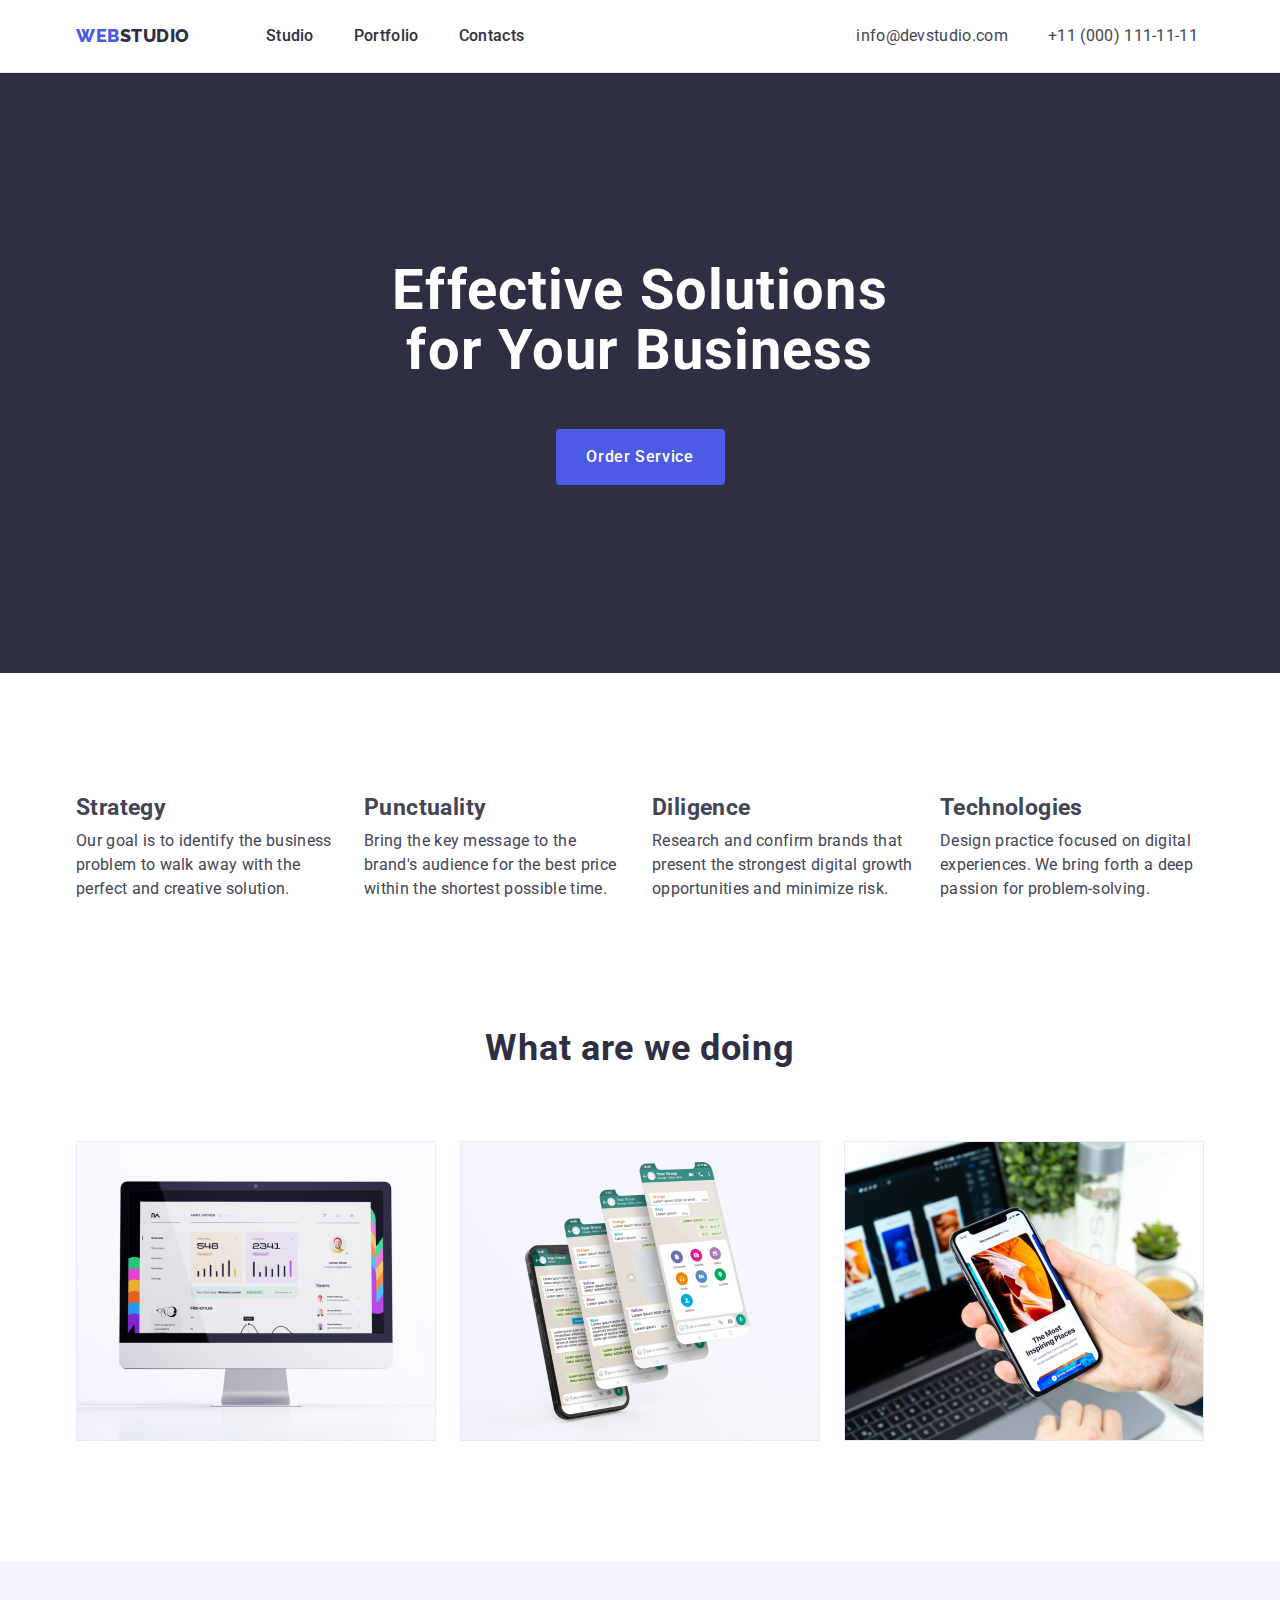
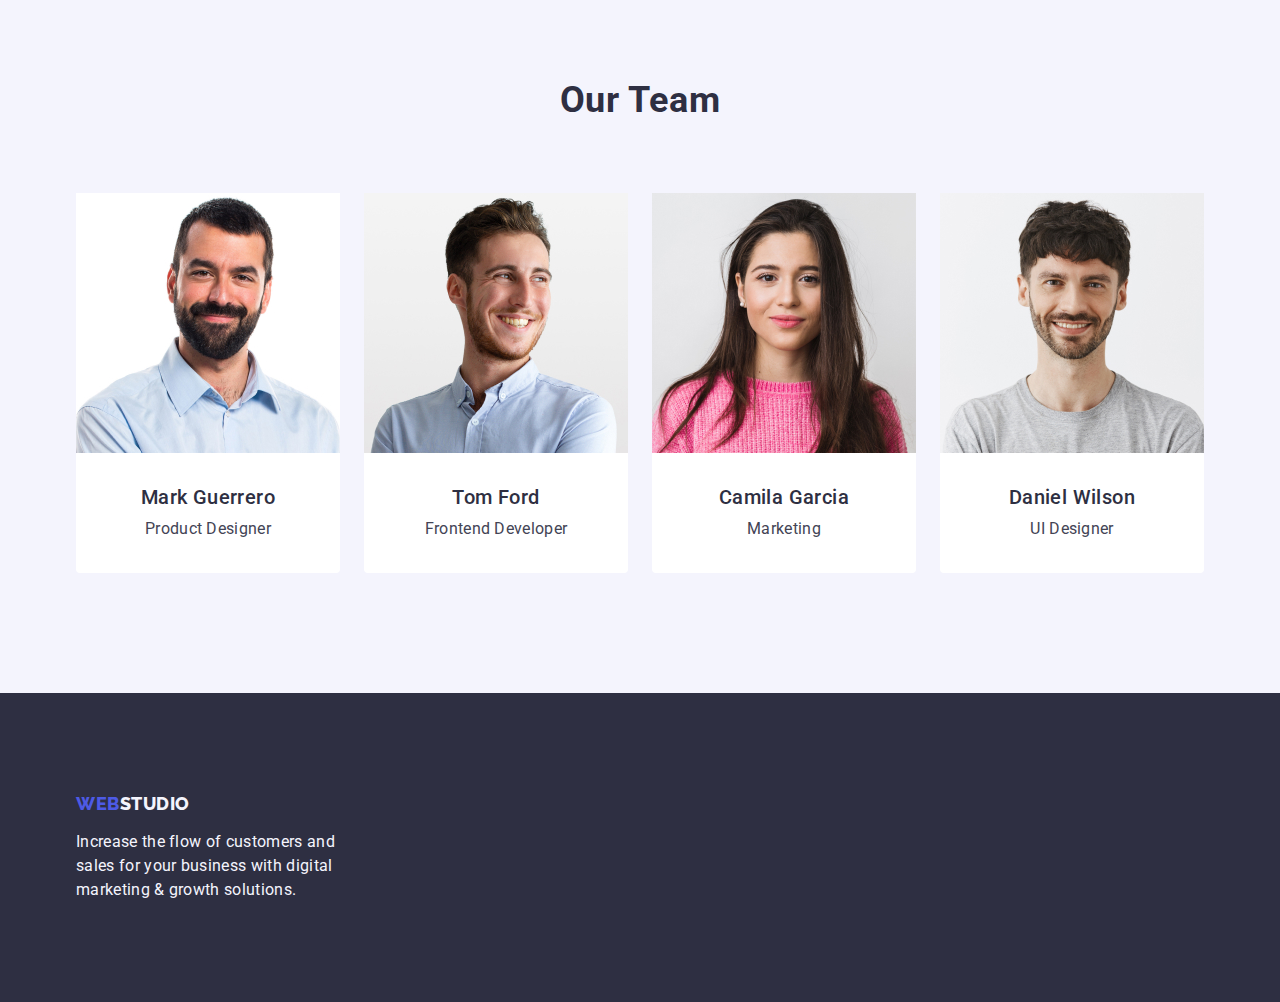
<file: index.html>
<!DOCTYPE html>
<html lang="en">

<head>
    <meta charset="UTF-8">
    <meta http-equiv="X-UA-Compatible" content="IE=edge">
    <meta name="viewport" content="width=device-width, initial-scale=1.0">
    <title>WEBSTUDIO</title>
    <link href="https://fonts.googleapis.com" rel="preconnect" />
    <link href="https://fonts.gstatic.com" rel="preconnect" crossorigin />
    <link href="https://fonts.googleapis.com/css2?family=Raleway:wght@800&family=Roboto:wght@400;500;700&display=swap"
        rel="stylesheet" />
    <link rel="stylesheet"
        href="https://cdnjs.cloudflare.com/ajax/libs/modern-normalize/1.0.0/modern-normalize.min.css" />
    <link rel="stylesheet" href="./css/styles.css" />
</head>

<body>
    <!--HEADER-->
    <header class="header">
        <div class="container header-container">
            <nav class="header-navigation">
                <a class="header-logo" href="./index.html">Web<span class="style-logos link">Studio</span></a>
                <ul class="header-menu list">
                    <li class="header-menu-item"><a class="header-menu-link link" href="./index.html">Studio</a></li>
                    <li class="header-menu-item"><a class="header-menu-link link" href="./portfolio.html">Portfolio</a>
                    </li>
                    <li class="header-menu-item"><a class="header-menu-link link" href="">Contacts</a></li>
                </ul>
            </nav>

            <address class="header-address">
                <ul class="header-address-list list">
                    <li class="header-address-iten"><a class="header-address-link link"
                            href="mailto:info@devstudio.com">info@devstudio.com</a></li>
                    <li class="header-address-iten"><a class="header-address-link link" href="tel:+110001111111">+11
                            (000)
                            111-11-11</a></li>
                </ul>
            </address>
        </div>
    </header>



    <main class="main">

        <!--solvable-->
        <section class="solvable">
            <div class="container">
                <h1 class="solvable-title">Effective Solutions for Your Business</h1>
                <button type="button" class="hero-buttion solnable">Order Service</button>
            </div>
        </section>

        <section class="possibilities">
            <div class="container">
                <h2 class="visually-hidden" hidden>Possibilities</h2>
                <ul class="main-list-list">
                    <!--Feature 1-->
                    <li class="main list">
                        <h3 class="main-list">Strategy</h3>
                        <p class="main-list list about">Our goal is to identify the business
                            problem to walk away with the perfect and creative solution.
                        </p>
                    </li>
                    <!--Feature 2-->
                    <li class="main list">
                        <h3 class="main-list">Punctuality</h3>
                        <p class="main-list list about">Bring the key message to the brand's audience for the best price
                            within the shortest possible time.
                        </p>
                    </li>
                    <!--Feature 3-->
                    <li class="main list">
                        <h3 class="main-list">Diligence</h3>
                        <p class="main-list list about">Research and confirm brands that present the strongest digital
                            growth opportunities and minimize risk.
                        </p>
                    </li>
                    <!--Feature 4-->
                    <li class="main list">
                        <h3 class="main-list">Technologies</h3>
                        <p class="main-list list about">Design practice focused on digital experiences. We bring forth a
                            deep passion for problem-solving.
                        </p>
                    </li>
                </ul>
            </div>
        </section>

        <section class="goal-style">
            <div class="container">
                <h2 class="goal-list">What are we doing</h2>
                <ul class="list-goal">
                    <li class="goal-item list">
                        <img src="./images/jpg1.jpg" alt="comp" width="360" height="300" />
                    </li>
                    <li class="goal-item list">
                        <img src="./images/jpg2.jpg" alt="tel" width="360" height="300" />
                    </li>
                    <li class="goal-item list">
                        <img src="./images/jpg3.jpg" alt="nout" width="360" height="300" />
                    </li>
                </ul>
            </div>
        </section>

        <section class="sectio team">
            <div class="container">
                <h2 class="first-title team">Our Team</h2>
                <ul class="compound list">
                    <!--Mark Guerrero-->
                    <li class="compoid team">
                        <img class="photo" src="./images/gallery1.jpg" alt="Guerrero" width="264" height="260" />
                        <div class="team-name">
                            <h3 class="team-item">Mark Guerrero</h3>
                            <p class="team-post">Product Designer</p>
                        </div>
                    </li>
                    <!--Tom Ford-->
                    <li class="compoid team">
                        <img class="photo" src="./images/gallery2.jpg" alt="Ford" width="264" height="260" />
                        <div class="team-name">
                            <h3 class="team-item">Tom Ford</h3>
                            <p class="team-post">Frontend Developer</p>
                        </div>
                    </li>
                    <!--Camila Garcia-->
                    <li class="compoid team">
                        <img class="photo" src="./images/gallery3.jpg" alt="Garcia" width="264" height="260" />
                        <div class="team-name">
                            <h3 class="team-item">Camila Garcia</h3>
                            <p class="team-post">Marketing</p>
                        </div>
                    </li>
                    <!--Daniel Wilson-->
                    <li class="compoid team">
                        <img class="photo" src="./images/gallery4.jpg" alt="Wilson" width="264" height="260" />
                        <div class="team-name">
                            <h3 class="team-item">Daniel Wilson</h3>
                            <p class="team-post">UI Designer</p>
                        </div>
                    </li>
                </ul>
            </div>
        </section>
    </main>
    <!--footer-->
    <footer class="footer">
        <div class="container">
            <a class="footer-logo link" href="./index.html">web<span class="footer-logo-studio">Studio</span></a>
            <p class="footer-text">
                Increase the flow of customers and sales for your business with
                digital marketing & growth solutions.
            </p>
        </div>
    </footer>
</body>

</html>
</file>
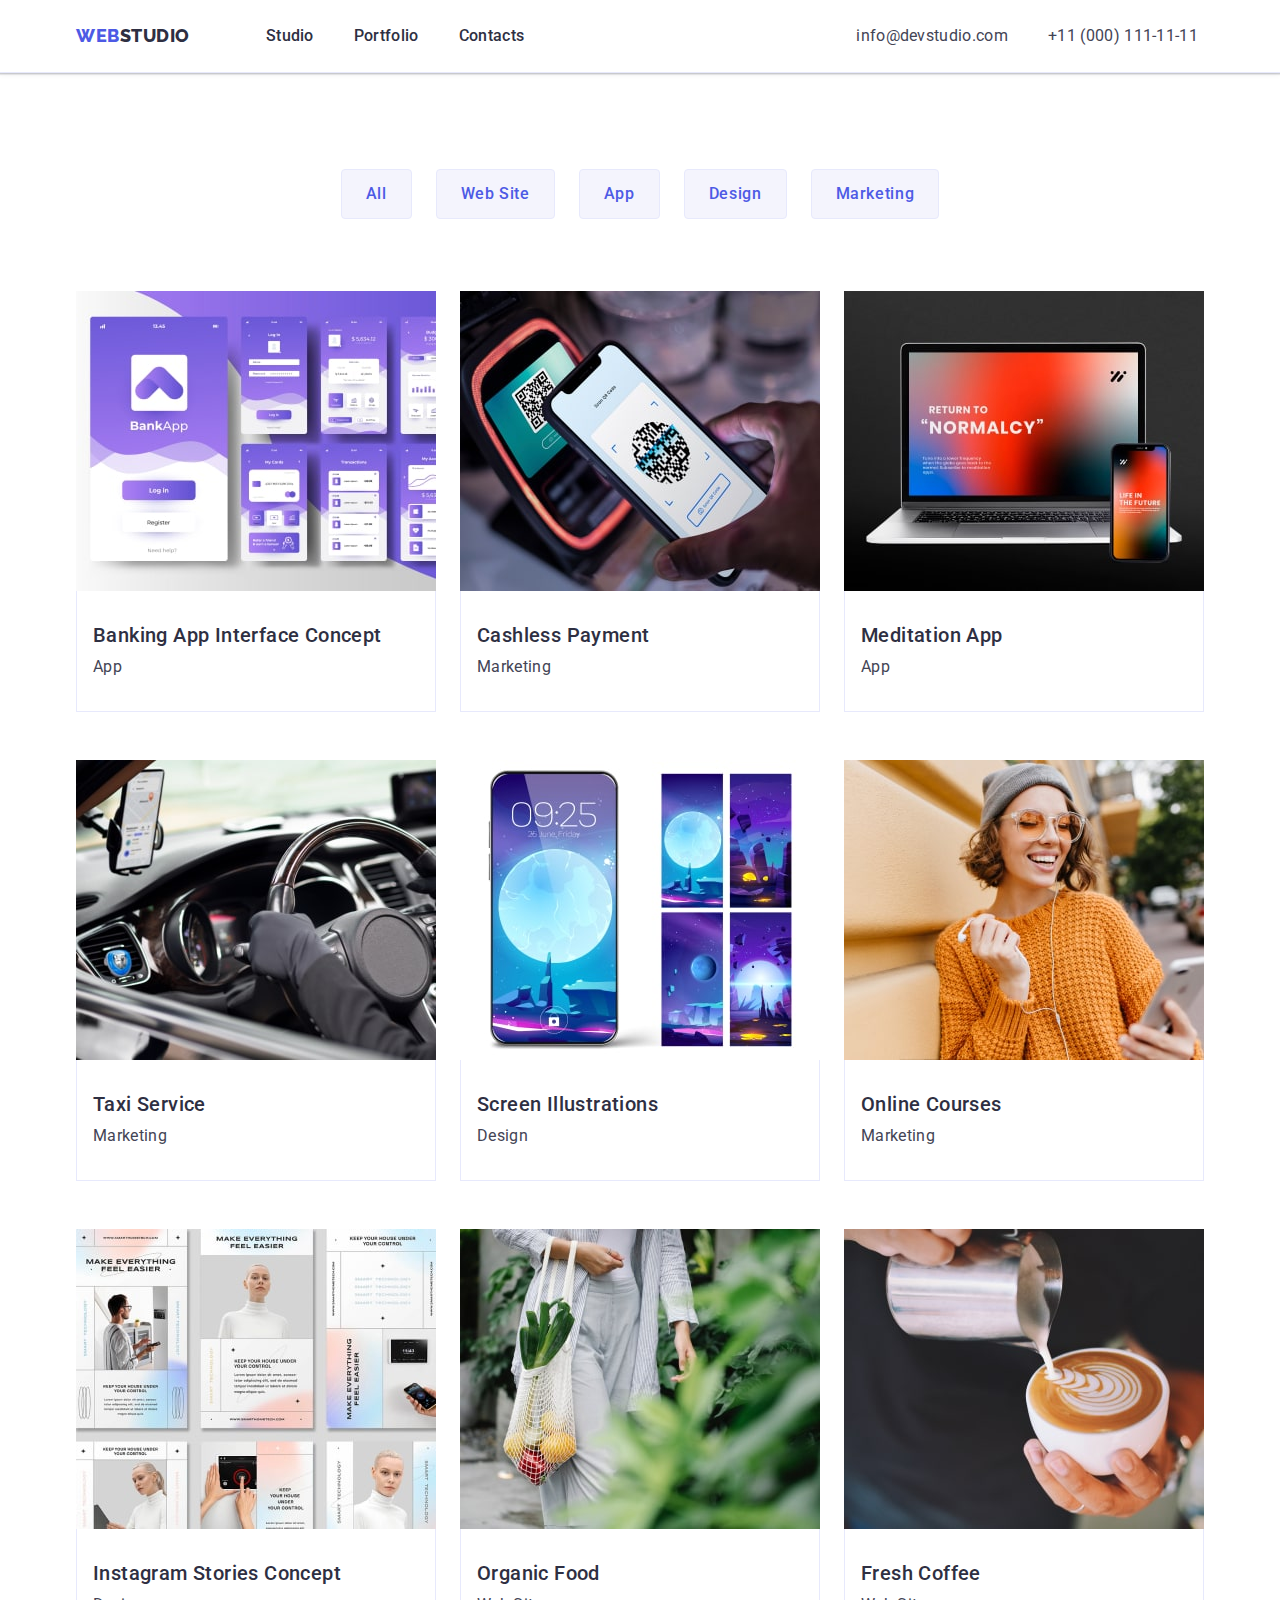
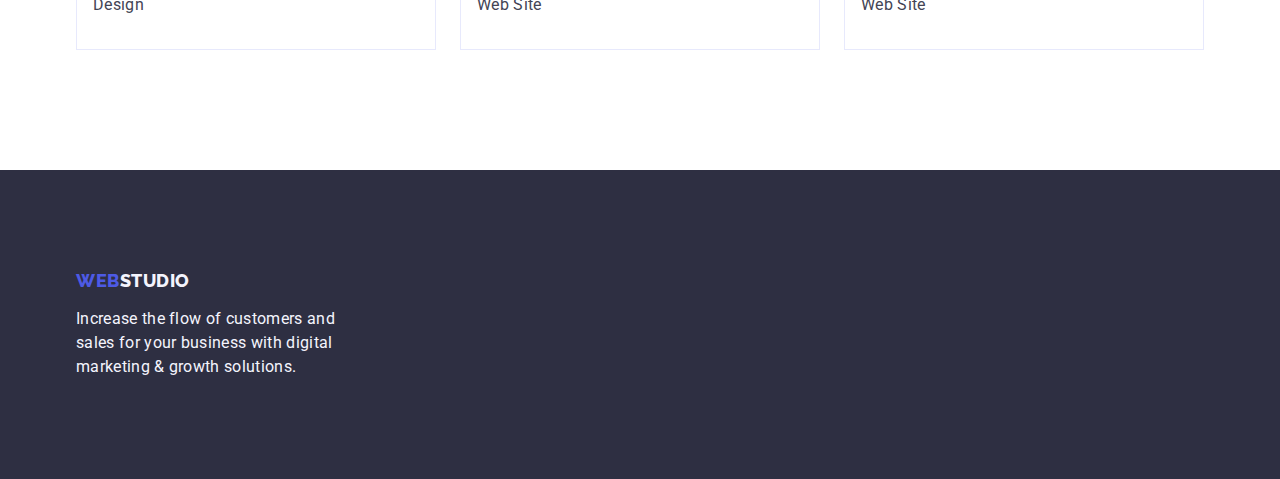
<file: portfolio.html>
<!DOCTYPE html>
<html lang="en">

<head>
    <meta charset="UTF-8">
    <meta http-equiv="X-UA-Compatible" content="IE=edge">
    <meta name="viewport" content="width=device-width, initial-scale=1.0">
    <title>Your Business</title>
    <link href="https://fonts.googleapis.com" rel="preconnect" />
    <link href="https://fonts.gstatic.com" rel="preconnect" crossorigin />
    <link href="https://fonts.googleapis.com/css2?family=Raleway:wght@800&family=Roboto:wght@400;500;700&display=swap"
        rel="stylesheet" />
    <link rel="stylesheet"
        href="https://cdnjs.cloudflare.com/ajax/libs/modern-normalize/1.0.0/modern-normalize.min.css" />
    <link rel="stylesheet" href="./css/styles.css" />
</head>

<body>
    <!--HEADER-->
    <header class="header">
        <div class="container header-container">
            <nav class="header-navigation">
                <a class="header-logo" href="./index.html">Web<span class="style-logos link">Studio</span></a>
                <ul class="header-menu list">
                    <li class="header-menu-item"><a class="header-menu-link link" href="./index.html">Studio</a></li>
                    <li class="header-menu-item"><a class="header-menu-link link" href="./portfolio.html">Portfolio</a>
                    </li>
                    <li class="header-menu-item"><a class="header-menu-link link" href="">Contacts</a></li>
                </ul>
            </nav>

            <address class="header-address">
                <ul class="header-address-list list">
                    <li class="header-address-iten"><a class="header-address-link link"
                            href="mailto:info@devstudio.com">info@devstudio.com</a></li>
                    <li class="header-address-iten"><a class="header-address-link link" href="tel:+110001111111">+11
                            (000)
                            111-11-11</a></li>
                </ul>
            </address>
        </div>
    </header>

    <main class="main">

        <!--solvable-->

        <section class="portfolio">

            <div class="container">

                <h1 class="visually-hidden" hidden>Portfolio</h1>

                <ul class="buttion-list list">
                    <li><button type="button" class="header-buttion secondary">All</button></li>
                    <li><button type="button" class="header-buttion secondary">Web Site</button></li>
                    <li><button type="button" class="header-buttion secondary">App</button></li>
                    <li><button type="button" class="header-buttion secondary">Design</button></li>
                    <li><button type="button" class="header-buttion secondary">Marketing</button></li>
                </ul>

                <ul class="row list ">

                    <!--Banking-->
                    <li class="row-list link">
                        <a class="link" href="">
                            <img src="./images/page21-min.jpg" alt="Banking" width="360" height="300" />
                            <div class="row-info">
                                <h2 class="horo-row">Banking App Interface Concept</h2>
                                <p class="botton-row">App</p>
                            </div>
                        </a>
                    </li>

                    <!--Cashless Payment-->
                    <li class="row-list link">
                        <a class="link" href="">
                            <img src="./images/page22-min.jpg" alt="Payment" width="360" height="300" />
                            <div class="row-info">
                                <h2 class="horo-row">Cashless Payment</h2>
                                <p class="botton-row">Marketing</p>
                            </div>
                        </a>
                    </li>

                    <!--Meditation App-->
                    <li class="row-list link">
                        <a class="link" href="">
                            <img src="./images/page23-min.jpg" alt="Meditation" width="360" height="300" />
                            <div class="row-info">
                                <h2 class="horo-row">Meditation App</h2>
                                <p class="botton-row">App</p>
                            </div>
                        </a>
                    </li>

                    <!--Taxi Service-->
                    <li class="row-list link">
                        <a class="link" href="">
                            <img src="./images/page24-min.jpg" alt="Taxi" width="360" height="300" />
                            <div class="row-info">
                                <h2 class="horo-row">Taxi Service</h2>
                                <p class="botton-row">Marketing</p>
                            </div>
                        </a>
                    </li>

                    <!--Screen Illustrations-->
                    <li class="row-list link">
                        <a class="link" href="">
                            <img src="./images/page25-min.jpg" alt="Screen" width="360" height="300" />
                            <div class="row-info">
                                <h2 class="horo-row">Screen Illustrations</h2>
                                <p class="botton-row">Design</p>
                            </div>
                        </a>
                    </li>

                    <!--Online Courses-->
                    <li class="row-list link">
                        <a class="link" href="">
                            <img src="./images/page26-min.jpg" alt="Courses" width="360" height="300" />
                            <div class="row-info">
                                <h2 class="horo-row">Online Courses</h2>
                                <p class="botton-row">Marketing</p>
                            </div>
                        </a>
                    </li>

                    <!--Instagram Stories Concept-->
                    <li class="row-list link">
                        <a class="link" href="">
                            <img src="./images/page27-min.jpg" alt="Stories" width="360" height="300" />
                            <div class="row-info">
                                <h2 class="horo-row">Instagram Stories Concept</h2>
                                <p class="botton-row">Design</p>
                            </div>
                        </a>
                    </li>

                    <!--Organic Food-->
                    <li class="row-list link">
                        <a class="link" href="">
                            <img src="./images/page28-min.jpg" alt="Food" width="360" height="300" />
                            <div class="row-info">
                                <h2 class="horo-row">Organic Food</h2>
                                <p class="botton-row">Web Site</p>
                            </div>
                        </a>
                    </li>

                    <!--Fresh Coffee-->
                    <li class="row-list link">
                        <a class="link" href="">
                            <img src="./images/page29-min.jpg" alt="Coffee" width="360" height="300" />
                            <div class="row-info">
                                <h2 class="horo-row">Fresh Coffee</h2>
                                <p class="botton-row">Web Site</p>
                            </div>
                        </a>
                    </li>
                </ul>
            </div>
        </section>
    </main>

    <!--footer-->
    <footer class="footer">
        <div class="container">
            <a class="footer-logo link" href="./index.html">web<span class="footer-logo-studio">Studio</span></a>
            <p class="footer-text">
                Increase the flow of customers and sales for your business with
                digital marketing & growth solutions.
            </p>
        </div>
    </footer>
</body>

</html>
</file>
<file: css/styles.css>
html {
    box-sizing: border-box;
}

*,
*::before,
*::after {
    box-sizing: inherit;
}

:root {
    --primary-text-color: #434455;
    --title-text-color: #2E2F42;
    --accent-color: #404bbf;
    --primary-bg-color: #ffffff;
    --sectoin-bg-color:#F4F4FD;
    --footer-logo-color: #4d5ae5;
    --border-image: #e7e9fc ;
}

img {
    display: block;
}

body {
    font-family: "Roboto", sans-serif;
    background-color:var(--primary-bg-color);
    color: var(--primary-text-color);
}

p,
h1,
h2,
h3,
h4,
h5,
h6 {
    margin: 0;
}

ul,
ol {
    margin: 0;
    padding: 0;
}

.list { 
    list-style-type: none;
    padding: 0;
    margin: 0;
}

.link {
    text-decoration: none;
}

.container {
    width: 100%;
    max-width: 1158px;
    margin: 0 auto;
    padding: 0 15px;
}

.visually-hidden {
    position: absolute;
    width: 1px;
    height: 1px;
    margin: -1px;
    border: 0;
    padding: 0;
    white-space: nowrap;
    clip-path: inset(100%);
    clip: rect(0 0 0 0);
    overflow: hidden;
    }




/* HEADER */

.header {
    border-bottom: 1px solid #e7e9fc;
    box-shadow: 0px 2px 1px rgba(46, 47, 66, 0.08), 0px 1px 1px rgba(46, 47, 66, 0.16),
    0px 1px 6px rgba(46, 47, 66, 0.08);
}

.header-container {
    display: flex;
    align-items: center;
    gap: 332px;
}

/* header-logo */

.header-logo {
    font-family: "Raleway", sans-serif;
    font-weight: 800;
    font-size: 18px;
    line-height: 1.17;
    letter-spacing: 0.03em;
    text-transform: uppercase;
    text-decoration: none;
    color: var(--footer-logo-color);
    margin-right: 76px;
    padding: 24px 0;;
}

.style-logos.link {
    font-family: "Raleway";
    font-style: normal;
    text-decoration: none;
    font-weight: 800;
    font-size: 18px;
    line-height: 1.17;
    letter-spacing: 0.03em;
    text-transform: uppercase;
    color: var(--title-text-color);
}

/* header-navigation */

.header-navigation {
    display: flex;
    align-items: center;
}

.header-menu {
    display: flex;
    gap: 40px;
}

.header-menu-link {
    font-style: normal;
    font-size: 16px;
    line-height: 1.5;
    font-weight: 500;
    letter-spacing:0.32px;
    color: var(--title-text-color);
    padding: 24px 0;
    display: block;
}

.header-menu-link:hover,
.header-menu-link:focus {
    color: var(--accent-color);
}

/*  header-address  */

.header-address-list {
    display: flex;
    gap: 40px;
}

.header-address-link {
    font-size: 16px;
    font-style: normal;
    font-weight: 400;
    line-height: 1.5;
    letter-spacing: 0.32px;
    color: var(--primary-text-color);
    padding: 24px 0;;
}

.header-address-link:hover,
.header-address-link:focus {
    color: var(--accent-color);
}


/* Header-buttion */

.header-buttion:hover,
.header-buttion:focus {
color: var(--accent-color);
}

.header-buttion.primatery:hover,
.header-buttion.primatery:focus {
    color:var(--primary-bg-color);
}

.header-buttion.primatery {
    font-family: "Roboto", sans-serif;
    font-style: normal;
    font-weight: 500;
    font-size: 16px;
    line-height: 1.5;
    letter-spacing: 0.04em;
    cursor: pointer;
    background-color:var(--accent-color);
    color: var(--primary-bg-color);
}

.buttion-list {
    display: flex;
    justify-content: center;
    gap: 24px;
    margin-bottom: 72px;
}

.header-buttion.secondary:hover,
.header-buttion.secondary:focus {
    background: var(--accent-color);
    color:var(--primary-bg-color);
}

.header-buttion.secondary {
    font-family: "Roboto", sans-serif;
    font-style: normal;
    font-weight: 500;
    font-size: 16px;
    line-height: 1.5;
    letter-spacing: 0.04em;
    cursor: pointer;
    background: var(--sectoin-bg-color);
    color: var(--footer-logo-color);
    padding: 12px 24px;
}

/* main */

.solvable {
    background-color: var(--title-text-color);
}

/* solvable */

.solvable {
    padding: 188px 0;
}

.solvable-title {
    font-weight: 700;
    font-size: 56px;
    line-height: 1.07;
    text-align: center;
    letter-spacing: 0.02em;
    color:var(--primary-bg-color);
    max-width: 496px;

    margin-left :auto;
    margin-right :auto;
}


.hero-buttion.solnable:hover,
.hero-buttion.solnable:focus {
    background-color: var(--accent-color);
    color:var(--primary-bg-color);
}

.hero-buttion.solnable {
    font-family: "Roboto", sans-serif;
    font-style: normal;
    font-weight: 500;
    font-size: 16px;
    line-height: 1.5;
    letter-spacing: 0.04em;
    margin: 48px auto 0;
    cursor: pointer;
    background-color: #4d5ae5;
    color: #ffffff;
    min-width: 169px;
    height: 56px;
    cursor: pointer;
    border: none;
    border-radius: 4px;
    display: block;
} 

.first-title {
font-family: 'Roboto';
font-weight: 700;
font-size: 36px;
line-height: 1.11;
text-align: center;
letter-spacing: 0.02em;
text-transform: capitalize;
color: var(--title-text-color);
}

.about {
font-weight: 400;
font-size: 16px;
line-height: 1.5;
letter-spacing: 0.02em;
color: var(--primary-text-color);
}

/* possibilities */

.possibilities {
    padding: 120px 0;
}

.main-list-list {
    display: flex;
    gap: 24px;
}

.main.list {
    font-size: 20px;
    font-style: normal;
    font-weight: 500;
    line-height: 1.2;
    letter-spacing: 0.4px;
    width: calc((100% - 72px) / 4);
}

.main-list {
    margin-bottom: 8px;
}

.main-list-list:not(:last-child) {
    margin-right: 24px;
    gap: 24px;
}


.compound.list {
    display: flex;
    gap: 24px;
}

.compound-list {
    display: block;
    margin-bottom: 8px;
    width: calc((100% - 72px) / 4);
}

.compound-list.list:not(:last-child) {
    margin-right: 24px;
} 

.compound-list {
    font-weight: 500;
    font-size: 20px;
    line-height: 1.2;
    letter-spacing: 0.02em;
    color: var(--title-text-color);
}

.main-list.list.about {
    font-size: 16px;
    line-height: 1.5;
    letter-spacing: 0.02em;
    color: var(--primary-text-color);
}

/* goal-style */

.goal-list {
    font-weight: 700;
    font-size: 36px;
    line-height: 1.11;
    text-align: center;
    letter-spacing: 0.02em;
    color: #2E2F42;
    margin-bottom: 72px;
}

.goal-item.list {
    width: calc((100% - 48px) / 3);
}

.list-goal {
    display: flex;
    gap: 24px;
}

.goal-style {
    padding-bottom: 120px;
}

/* Sectio-team */

.sectio.team {
    padding: 120px 0;
    background-color: #F4F4FD;
    }

.compoid.team {
    background-color: #FFFFFF;
    border-radius: 0px 0px 4px 4px;
}

.compoid-list {
    width: calc((100% - 72px) / 4);
    background-color: #FFFFFF;
    gap: 24px;
    border-radius: 0px 0px 4px 4px;
}

.compoid.list.team {
    background: var(--primary-bg-color);
    border-radius: 0px 0px 4px 4px;
}

.team-item {
    font-weight: 500;
    font-size: 20px;
    line-height: 1.2;
    letter-spacing: 0.02em;
    text-transform: capitalize;
    color: var(--title-text-color);
    margin-bottom: 8px;
    text-align: center;
    margin-bottom: 8px;
}

.team-post {
    font-weight: 400;
    font-size: 16px;
    line-height: 1.5;
    text-align: center;
    letter-spacing: 0.02em;
    color: #434455;
}

.sectio-team {
    padding: 120px 0;
}

.team.list {
    font-size: 20px;
    font-style: normal;
    font-weight: 500;
    line-height: 1.2;
    letter-spacing: 0.4px;
    width: calc((100% - 72px) / 4);
}

.team-name {
    padding: 32px 16px 32px 16px;
}

.team-posts {
    margin-bottom: 8px;
    text-align: center;
}

.first-title.team {
    font-weight: 700;
    font-size: 36px;
    line-height: 1.11;
    text-align: center;
    letter-spacing: 0.02em;
    text-transform: capitalize;
    color: var(--title-text-color);
    margin-bottom: 72px;
}

/*Portfolio*/

.portfolio {
    padding-top: 96px; 
    padding-bottom: 120px
}

.main-list.list {
    display: flex;
    gap: 8px;
}

/* list */

.header-buttion.secondary:hover,
.header-buttion.secondary:focus {
    background: var(--accent-color);
    color:var(--primary-bg-color);
    border: 1px solid transparent;
}

.header-buttion.secondary {
    font-family: "Roboto", sans-serif;
    font-style: normal;
    font-weight: 500;
    font-size: 16px;
    line-height: 1.5;
    letter-spacing: 0.04em;
    cursor: pointer;
    background: var(--sectoin-bg-color);
    color: var(--footer-logo-color);
    padding: 12px 24px 12px 24px;
    border: 1px solid #e7e9fc;
    border-radius: 4px;
}

/*row list  */

.row.list {
    display: flex;    
    flex-wrap: wrap;
    column-gap: 24px;
    row-gap: 48px;
}

.row.list:nth-last-child(3n) {
    margin-bottom: 0;
}

.row-list.link:nth-child(3n) {
    margin-right: 0;
}

.row-list.link {
    row-gap: 48px;
}

.row-list.link :nth-last-child(3n) {
    margin-bottom: 0;
}

.row-list.link {
    width: calc((100% - 48px) / 3);
}

.row-info {
    padding: 32px 16px;
    border: 1px solid #e7e9fc;
    border-top: none;
}

.horo-row {
    font-size: 20px;
    font-style: normal;
    font-weight: 500;
    line-height: 1.2;
    letter-spacing: 0.4px;
    margin-bottom: 8px; 
    color: var(--title-text-color);
}

.botton-row {
    font-size: 16px;
    line-height: 1.5;
    letter-spacing: 0.02em;
    color: var(--primary-text-color);
}

/* Footer */

.footer {
    background: var(--title-text-color);
    padding: 100px 0;
}

.footer-logo {
    display: inline-block;
    width: 120px;
    font-family: "Raleway", sans-serif;
    font-weight: 800;
    font-size: 18px;
    line-height: 1.17;
    letter-spacing: 0.03em;
    text-transform: uppercase;
    color: var(--footer-logo-color);
    margin-bottom: 16px;
    /* border: 1px solid black; */
}


.footer-logo-studio {
    color: var(--sectoin-bg-color);
}

.footer-text {
    font-size: 16px;
    line-height: 1.5;
    letter-spacing: 0.02em;
    color: var(--sectoin-bg-color);
    max-width: 264px;
}
</file>
